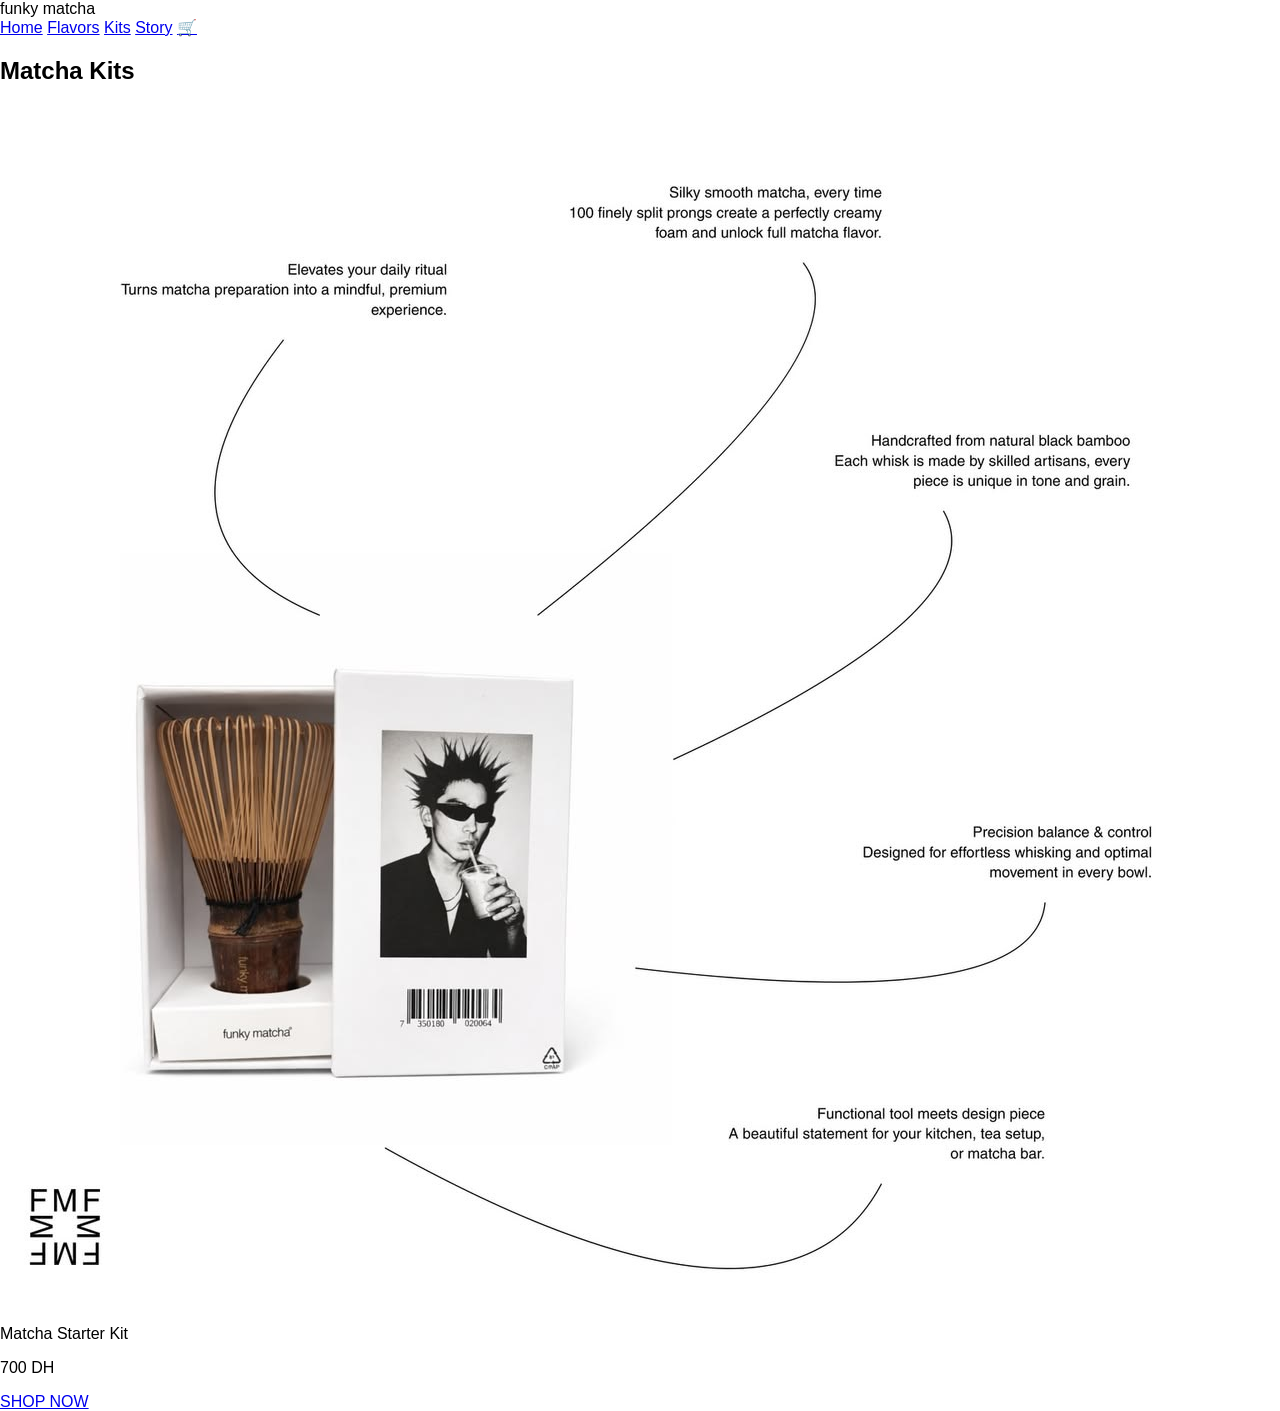
<file: kits.html>
<!DOCTYPE html>
<html>
<head>
<link rel="stylesheet" href="style.css">
</head>

<body>

<nav>

<div class="logo">funky matcha</div>

<div class="menu">
<a href="index.html">Home</a>
<a href="saveurs.html">Flavors</a>
<a href="kits.html">Kits</a>
<a href="histoire.html">Story</a>
<a href="panier.html">🛒</a>
</div>

</nav>

<section class="section">

<h2>Matcha Kits</h2>

<div class="products">

<div class="product">
<img src="kit.jpg">
<p>Matcha Starter Kit</p>
<p class="price">700 DH</p>
<a class="shop" href="panier.html">SHOP NOW</a>
</div>

</div>

</section>

</body>
</html>
</file>
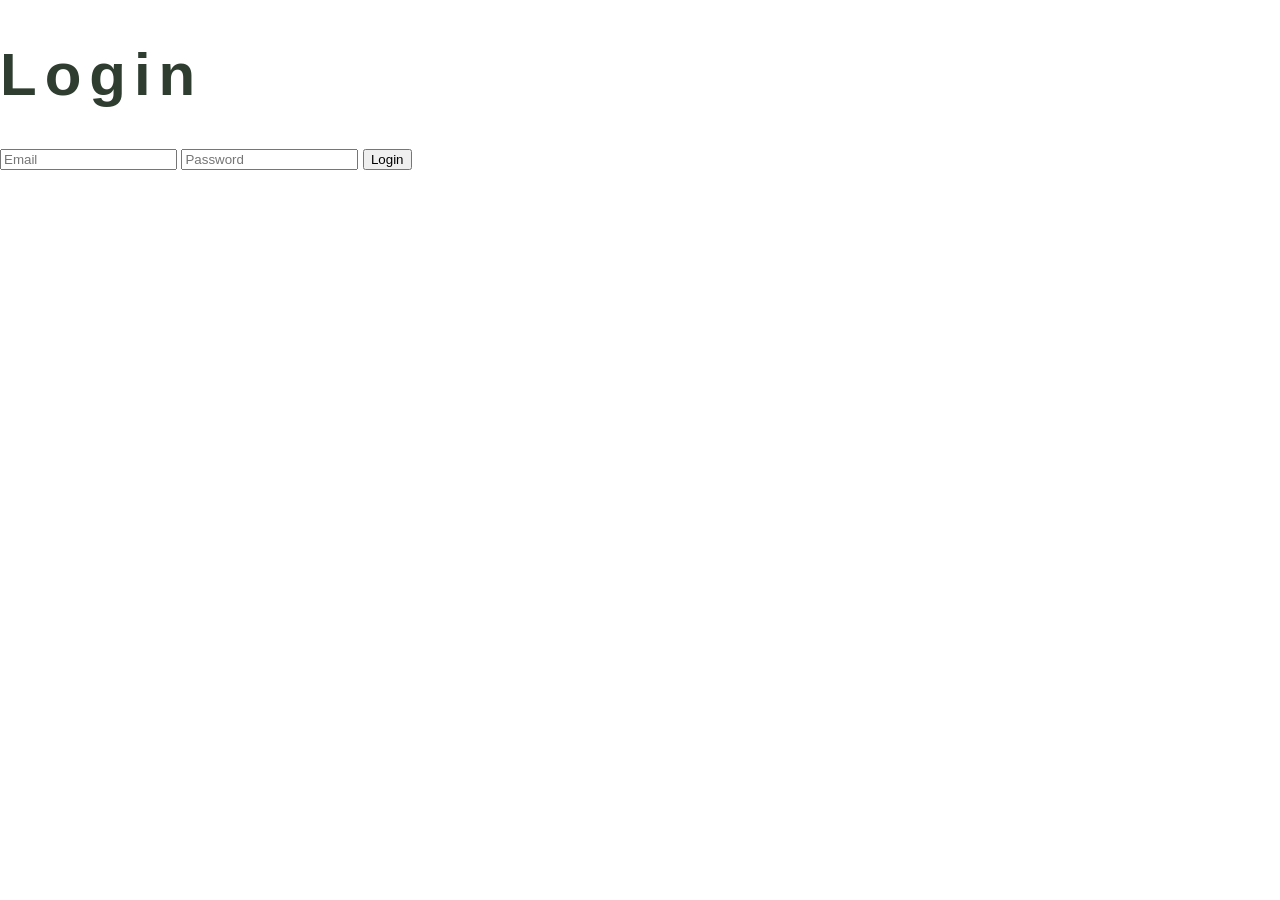
<file: login.html>
<!DOCTYPE html>
<html>
<head>
<link rel="stylesheet" href="style.css">
</head>

<body>

<h1>Login</h1>

<form>

<input type="email" placeholder="Email">

<input type="password" placeholder="Password">

<button>Login</button>

</form>

</body>
</html>
</file>
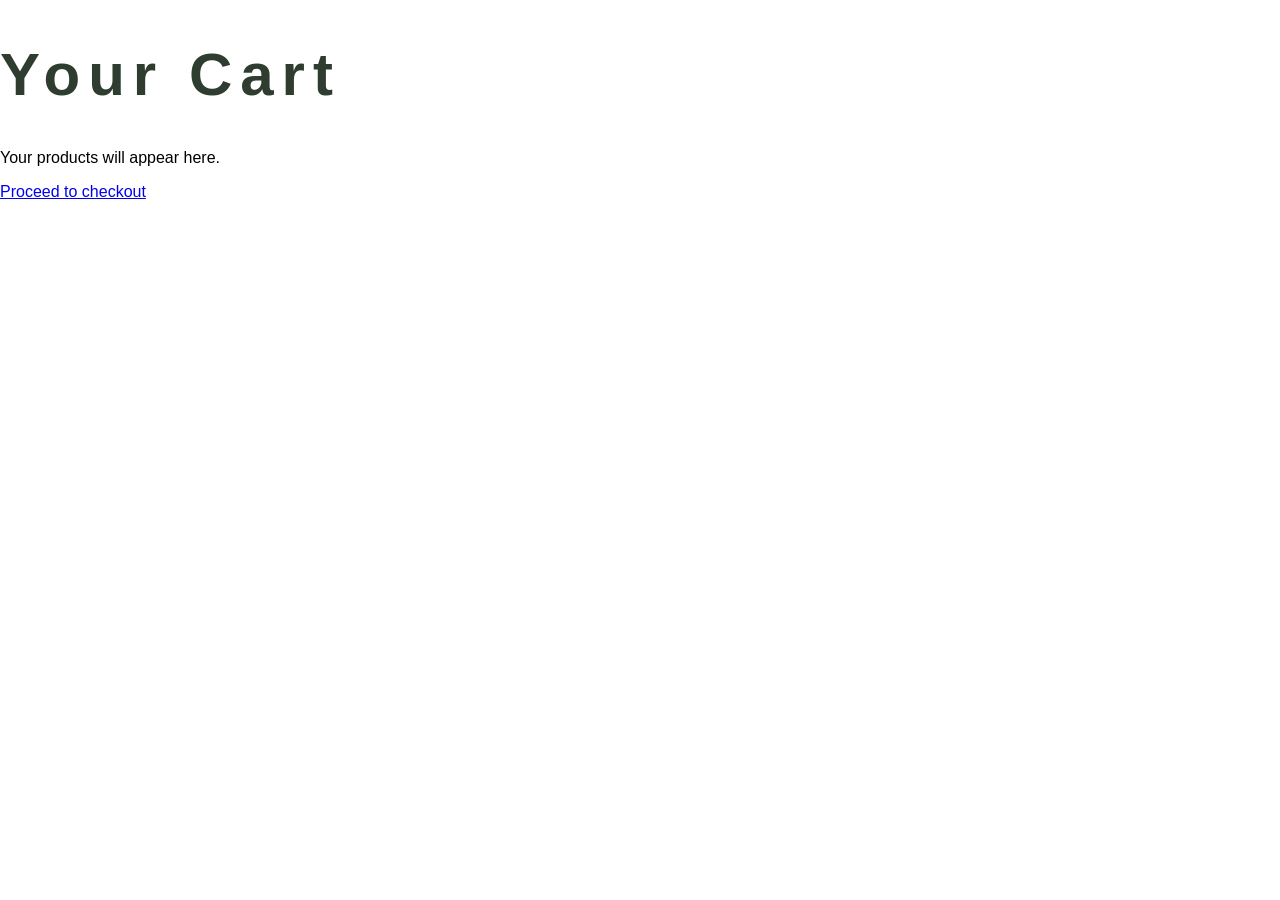
<file: panier.html>
<!DOCTYPE html>
<html>
<head>
<link rel="stylesheet" href="style.css">
</head>

<body>

<h1>Your Cart</h1>

<p>Your products will appear here.</p>

<a href="login.html" class="btn">Proceed to checkout</a>

</body>
</html>
</file>
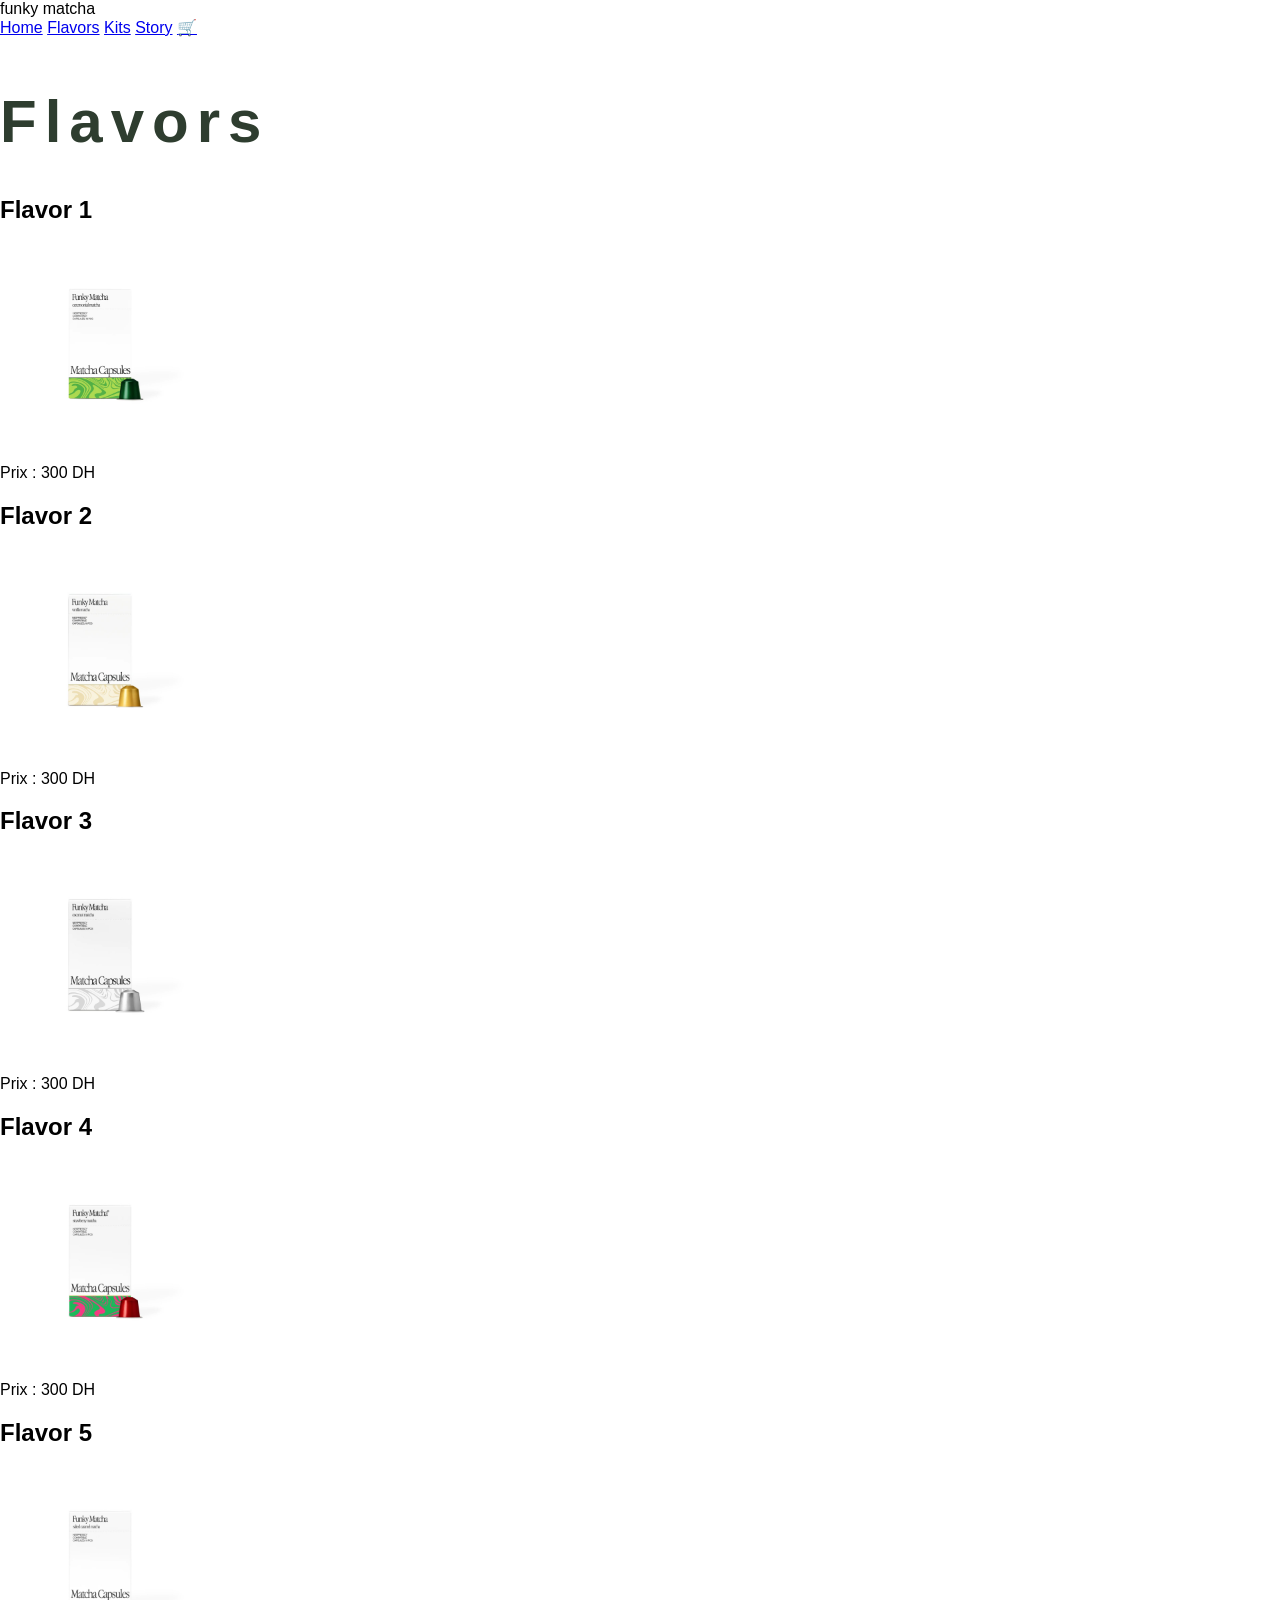
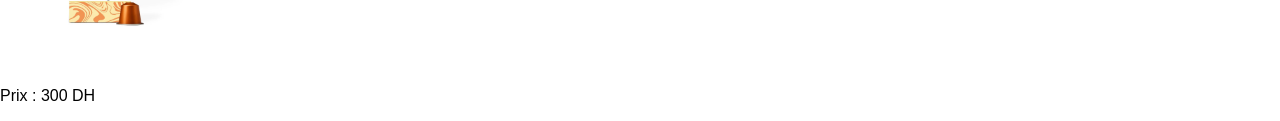
<file: saveurs.html>
<!DOCTYPE html>
<html>
<head>
<link rel="stylesheet" href="style.css">
</head>

<body>

<nav>

<div class="logo">funky matcha</div>

<div class="menu">
<a href="index.html">Home</a>
<a href="saveurs.html">Flavors</a>
<a href="kits.html">Kits</a>
<a href="histoire.html">Story</a>
<a href="panier.html">🛒</a>
</div>

</nav>

<section class="section">
<h1>Flavors</h1>

<h2>Flavor 1</h2>
<img src="flavor1.jpg" width="200">
<p>Prix : 300 DH</p>

<h2>Flavor 2</h2>
<img src="flavor2.jpg" width="200">
<p>Prix : 300 DH</p>

<h2>Flavor 3</h2>
<img src="flavor3.jpg" width="200">
<p>Prix : 300 DH</p>

<h2>Flavor 4</h2>
<img src="flavor4.jpg" width="200">
<p>Prix : 300 DH</p>

<h2>Flavor 5</h2>
<img src="flavor5.jpg" width="200">
<p>Prix : 300 DH</p>

</div>

</section>

</body>
</html>
</file>
<file: style.css>
body{
margin:0;
font-family:Helvetica, Arial, sans-serif;
}

/* PAGE LANDING */

.landing{
height:100vh;
background-image:url("images/sac.jpg");
background-size:cover;
background-position:center;
display:flex;
justify-content:center;
align-items:center;
}

/* effet overlay léger */

.overlay{
text-align:center;
background:rgba(255,255,255,0.6);
padding:60px 80px;
}

/* titre */

h1{
font-size:60px;
letter-spacing:8px;
color:#2e3d2f;
margin-bottom:40px;
}

/* bouton */

.enter{
text-decoration:none;
padding:14px 40px;
border:1px solid #2e3d2f;
color:#2e3d2f;
font-size:14px;
letter-spacing:2px;
transition:0.3s;
}

.enter:hover{
background:#2e3d2f;
color:white;
}
</file>
